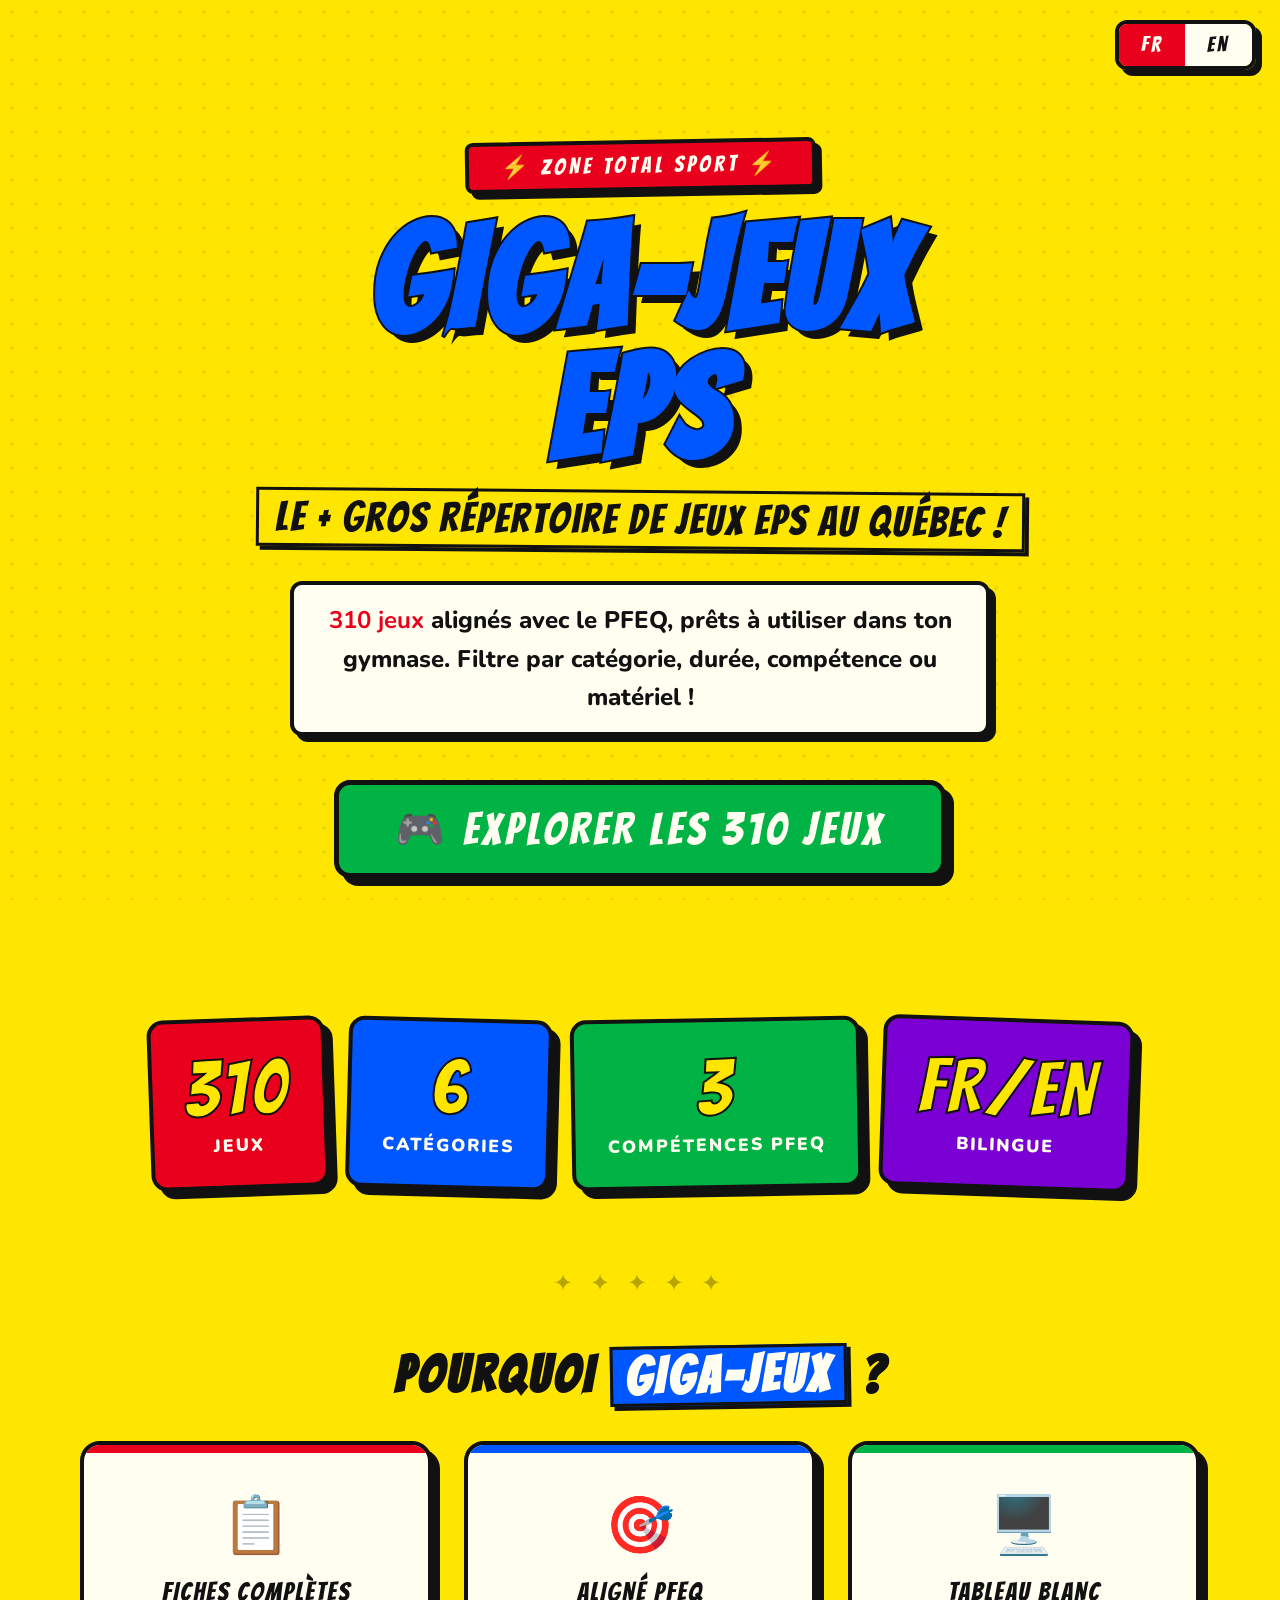
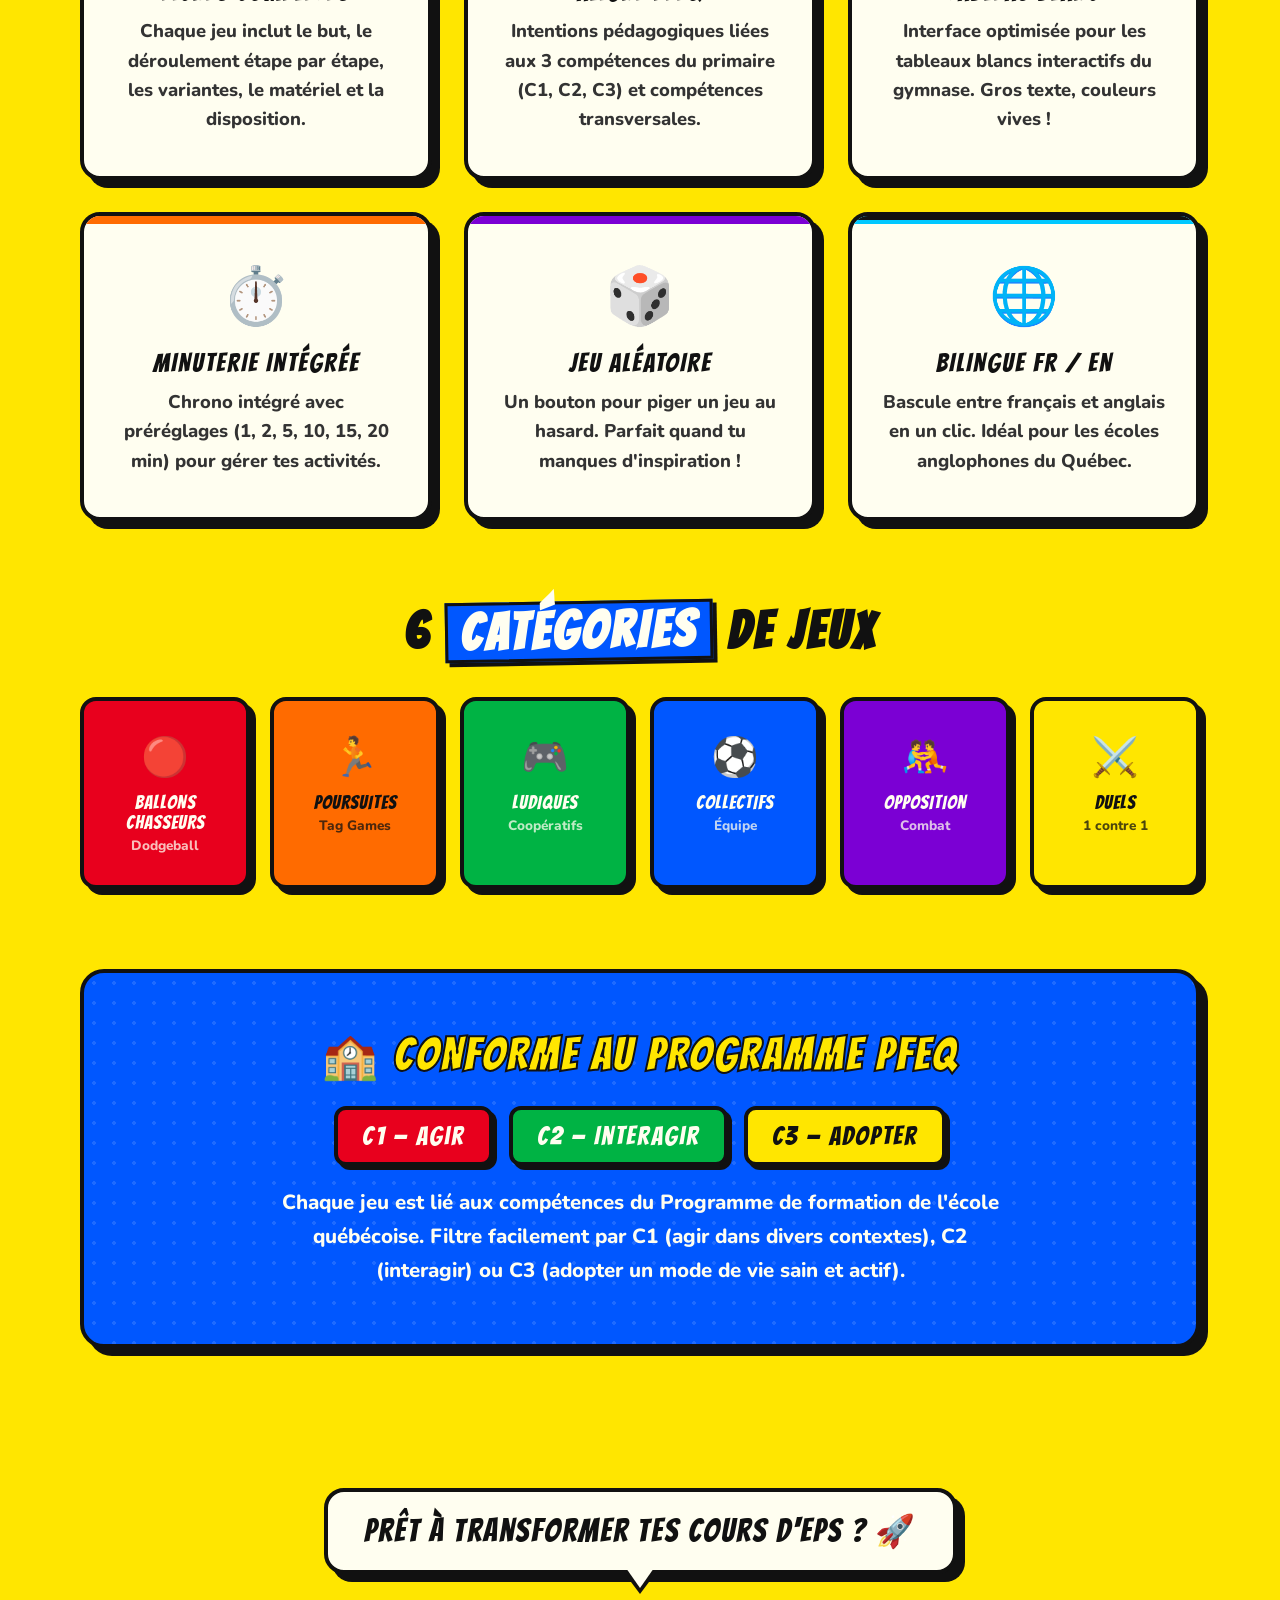
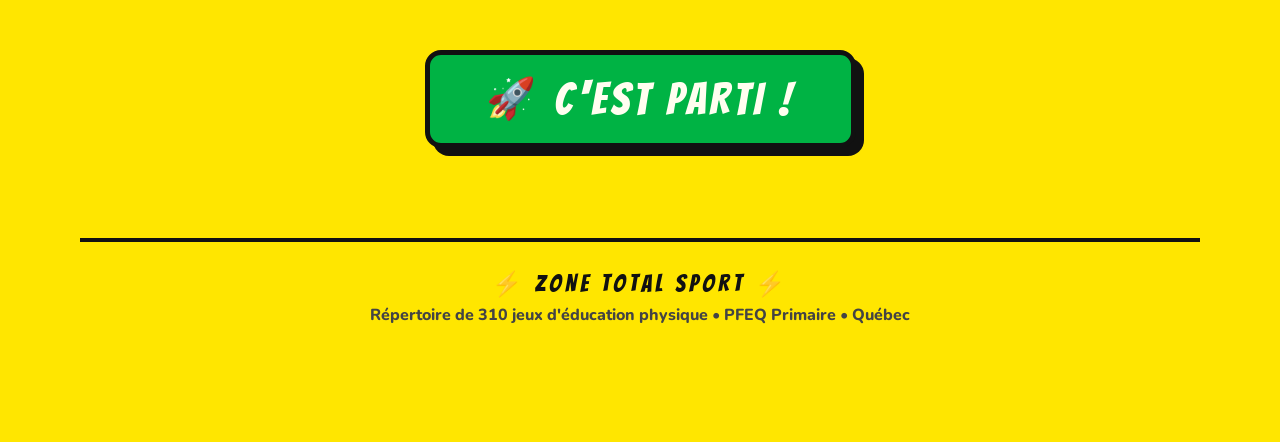
<file: landing.html>
<!DOCTYPE html>
<html lang="fr">
<head>
  <meta charset="UTF-8">
  <meta name="viewport" content="width=device-width, initial-scale=1.0">
  <title>GIGA-JEUX EPS | 310 Jeux d'Éducation Physique</title>
  <link rel="preconnect" href="https://fonts.googleapis.com">
  <link rel="preconnect" href="https://fonts.gstatic.com" crossorigin>
  <link href="https://fonts.googleapis.com/css2?family=Bangers&family=Nunito:wght@800;900&display=swap" rel="stylesheet">
  <style>
    *, *::before, *::after { margin: 0; padding: 0; box-sizing: border-box; }

    :root {
      --black: #111111;
      --white: #FFFEF0;
      --red: #E8001D;
      --yellow: #FFE600;
      --blue: #0057FF;
      --green: #00B344;
      --orange: #FF6B00;
      --purple: #7B00D4;
      --cyan: #00C8FF;
      --outline: 4px solid #111111;
      --shadow: 6px 6px 0px #111111;
      --shadow-big: 8px 8px 0px #111111;
    }

    html, body {
      min-height: 100%;
      margin: 0;
      padding: 0;
      background-color: var(--yellow);
    }

    body {
      font-family: 'Nunito', Arial Black, sans-serif;
      color: var(--black);
      overflow-x: hidden;
      position: relative;
    }

    /* ===== HALFTONE BG ===== */
    body::before {
      content: '';
      position: fixed;
      inset: 0;
      background-image: radial-gradient(circle, #11111115 2px, transparent 2px);
      background-size: 24px 24px;
      pointer-events: none;
      z-index: 0;
    }

    /* ===== LANG TOGGLE ===== */
    .lang-toggle {
      position: fixed;
      top: 20px;
      right: 24px;
      z-index: 200;
      display: flex;
      border-radius: 12px;
      overflow: hidden;
      border: var(--outline);
      box-shadow: var(--shadow);
    }
    .lang-btn {
      padding: 10px 22px;
      font-family: 'Bangers', Impact, sans-serif;
      font-size: 1.3rem;
      letter-spacing: 3px;
      text-transform: uppercase;
      border: none;
      cursor: pointer;
      transition: all 0.15s;
      background: var(--white);
      color: var(--black);
    }
    .lang-btn.active {
      background: var(--red);
      color: var(--white);
    }
    .lang-btn:hover:not(.active) { background: var(--yellow); }

    /* ===== MAIN CONTAINER ===== */
    .landing {
      position: relative;
      z-index: 1;
      max-width: 1300px;
      margin: 0 auto;
      padding: 60px 80px 80px;
    }

    /* ===== HERO ===== */
    .hero {
      text-align: center;
      padding: 80px 0 70px;
    }

    .hero-badge {
      display: inline-block;
      background: var(--red);
      color: var(--white);
      font-family: 'Bangers', Impact, sans-serif;
      font-size: 1.4rem;
      letter-spacing: 4px;
      text-transform: uppercase;
      padding: 8px 32px;
      border-radius: 8px;
      margin-bottom: 24px;
      border: var(--outline);
      box-shadow: var(--shadow);
      transform: rotate(-1deg);
      display: inline-block;
    }

    .hero-title {
      font-family: 'Bangers', Impact, sans-serif;
      font-size: clamp(4.5rem, 12vw, 9rem);
      text-transform: uppercase;
      letter-spacing: 6px;
      line-height: 0.9;
      margin-bottom: 16px;
      color: var(--blue);
      -webkit-text-stroke: 4px var(--black);
      paint-order: stroke fill;
      text-shadow:
        8px 8px 0px var(--black);
      display: block;
    }

    .hero-subtitle {
      font-family: 'Bangers', Impact, sans-serif;
      font-size: clamp(1.6rem, 3.5vw, 2.6rem);
      color: var(--black);
      margin-bottom: 16px;
      letter-spacing: 2px;
      background: var(--yellow);
      display: inline-block;
      padding: 4px 16px;
      border: 3px solid var(--black);
      box-shadow: 4px 4px 0px var(--black);
      transform: rotate(0.5deg);
    }

    .hero-tagline {
      font-size: clamp(1.1rem, 2vw, 1.5rem);
      font-weight: 800;
      color: var(--black);
      max-width: 700px;
      margin: 16px auto 44px;
      line-height: 1.6;
      background: var(--white);
      border: var(--outline);
      box-shadow: var(--shadow);
      border-radius: 12px;
      padding: 16px 24px;
    }
    .hero-tagline strong { color: var(--red); }

    /* ===== CTA ===== */
    .cta-btn {
      display: inline-flex;
      align-items: center;
      gap: 14px;
      background: var(--green);
      color: var(--white);
      font-family: 'Bangers', Impact, sans-serif;
      font-size: clamp(1.8rem, 3.5vw, 2.8rem);
      letter-spacing: 4px;
      text-transform: uppercase;
      text-decoration: none;
      padding: 20px 56px;
      border-radius: 16px;
      border: 5px solid var(--black);
      box-shadow: var(--shadow-big);
      transition: all 0.15s;
      cursor: pointer;
      position: relative;
    }
    .cta-btn:hover {
      transform: translate(-4px, -4px);
      box-shadow: 12px 12px 0px var(--black);
      background: var(--red);
    }
    .cta-btn .cta-icon { font-size: 2.5rem; }

    /* ===== POW DECO ===== */
    .pow-deco {
      display: inline-block;
      font-family: 'Bangers', Impact, sans-serif;
      font-size: 2rem;
      color: var(--yellow);
      -webkit-text-stroke: 3px var(--black);
      letter-spacing: 2px;
      margin: 0 12px;
      transform: rotate(-8deg);
      display: inline-block;
      vertical-align: middle;
    }

    /* ===== STATS ===== */
    .stats-row {
      display: flex;
      justify-content: center;
      gap: 20px;
      flex-wrap: wrap;
      margin: 70px 0 80px;
    }
    .stat-card {
      background: var(--white);
      border: var(--outline);
      border-radius: 16px;
      padding: 28px 32px;
      text-align: center;
      min-width: 150px;
      box-shadow: var(--shadow-big);
      transition: transform 0.2s, box-shadow 0.2s;
      position: relative;
    }
    .stat-card::before {
      content: '';
      position: absolute;
      top: -4px; left: -4px; right: -4px; bottom: -4px;
      border-radius: 18px;
      z-index: -1;
    }
    .stat-card:nth-child(1) { background: var(--red); color: var(--white); transform: rotate(-2deg); }
    .stat-card:nth-child(2) { background: var(--blue); color: var(--white); transform: rotate(1.5deg); }
    .stat-card:nth-child(3) { background: var(--green); color: var(--white); transform: rotate(-1deg); }
    .stat-card:nth-child(4) { background: var(--purple); color: var(--white); transform: rotate(2deg); }
    .stat-card:hover { transform: translateY(-6px) rotate(0deg); box-shadow: 10px 10px 0px var(--black); }
    .stat-number {
      font-family: 'Bangers', Impact, sans-serif;
      font-size: clamp(3rem, 6vw, 5rem);
      letter-spacing: 3px;
      line-height: 1;
      color: var(--yellow);
      -webkit-text-stroke: 2px var(--black);
    }
    .stat-label {
      font-size: clamp(0.9rem, 1.5vw, 1.1rem);
      font-weight: 900;
      text-transform: uppercase;
      letter-spacing: 2px;
      margin-top: 6px;
      color: var(--white);
    }

    /* ===== SECTION TITLE ===== */
    .section-title {
      text-align: center;
      font-family: 'Bangers', Impact, sans-serif;
      font-size: clamp(2.2rem, 4vw, 3.5rem);
      text-transform: uppercase;
      letter-spacing: 4px;
      margin-bottom: 36px;
      color: var(--black);
      position: relative;
      display: inline-block;
      width: 100%;
    }
    .section-title span {
      color: var(--white);
      background: var(--blue);
      padding: 0 12px;
      border: 3px solid var(--black);
      box-shadow: 4px 4px 0 var(--black);
      display: inline-block;
      transform: rotate(-1deg);
    }

    /* ===== FEATURES ===== */
    .features-grid {
      display: grid;
      grid-template-columns: repeat(3, 1fr);
      gap: 32px;
      margin-bottom: 80px;
    }
    .feature-card {
      background: var(--white);
      border: var(--outline);
      border-radius: 20px;
      padding: 42px 30px;
      text-align: center;
      box-shadow: var(--shadow-big);
      transition: transform 0.2s, box-shadow 0.2s;
      position: relative;
      overflow: hidden;
    }
    .feature-card::after {
      content: '';
      position: absolute;
      top: 0; left: 0; right: 0;
      height: 8px;
    }
    .feature-card:nth-child(1)::after { background: var(--red); }
    .feature-card:nth-child(2)::after { background: var(--blue); }
    .feature-card:nth-child(3)::after { background: var(--green); }
    .feature-card:nth-child(4)::after { background: var(--orange); }
    .feature-card:nth-child(5)::after { background: var(--purple); }
    .feature-card:nth-child(6)::after { background: var(--cyan); border-top: var(--outline); }
    .feature-card:hover {
      transform: translate(-4px, -4px);
      box-shadow: 10px 10px 0px var(--black);
    }
    .feature-icon { font-size: 3.5rem; margin-bottom: 14px; display: block; }
    .feature-name {
      font-family: 'Bangers', Impact, sans-serif;
      font-size: clamp(1.2rem, 2vw, 1.6rem);
      letter-spacing: 2px;
      text-transform: uppercase;
      margin-bottom: 10px;
      color: var(--black);
    }
    .feature-desc {
      font-size: clamp(0.95rem, 1.5vw, 1.15rem);
      color: #333;
      line-height: 1.6;
      font-weight: 800;
    }

    /* ===== CATEGORIES ===== */
    .cat-grid {
      display: grid;
      grid-template-columns: repeat(6, 1fr);
      gap: 20px;
      margin-bottom: 80px;
    }
    .cat-card {
      border: var(--outline);
      border-radius: 16px;
      padding: 30px 12px;
      text-align: center;
      box-shadow: var(--shadow);
      transition: transform 0.2s, box-shadow 0.2s;
    }
    .cat-card:hover { transform: translateY(-6px) scale(1.05); box-shadow: 8px 8px 0px var(--black); }
    .cat-card.dodgeball { background: var(--red); color: var(--white); }
    .cat-card.chase { background: var(--orange); color: var(--black); }
    .cat-card.fun { background: var(--green); color: var(--white); }
    .cat-card.team { background: var(--blue); color: var(--white); }
    .cat-card.wrestling { background: var(--purple); color: var(--white); }
    .cat-card.duel { background: var(--yellow); color: var(--black); }
    .cat-icon { font-size: clamp(2rem, 3vw, 3rem); display: block; margin-bottom: 8px; }
    .cat-name {
      font-family: 'Bangers', Impact, sans-serif;
      font-size: clamp(0.95rem, 1.5vw, 1.25rem);
      letter-spacing: 1px;
      text-transform: uppercase;
    }
    .cat-count {
      font-size: 0.85rem;
      font-weight: 800;
      margin-top: 4px;
      opacity: 0.75;
    }

    /* ===== PFEQ ===== */
    .pfeq-section {
      background: var(--blue);
      border: var(--outline);
      border-radius: 24px;
      padding: 56px 48px;
      margin-bottom: 80px;
      text-align: center;
      box-shadow: var(--shadow-big);
      position: relative;
      overflow: hidden;
    }
    .pfeq-section::before {
      content: '';
      position: absolute;
      inset: 0;
      background-image: radial-gradient(circle, rgba(255,255,255,0.12) 2px, transparent 2px);
      background-size: 20px 20px;
      pointer-events: none;
    }
    .pfeq-title {
      font-family: 'Bangers', Impact, sans-serif;
      font-size: clamp(1.8rem, 3.5vw, 3rem);
      letter-spacing: 3px;
      text-transform: uppercase;
      margin-bottom: 24px;
      color: var(--yellow);
      -webkit-text-stroke: 2px var(--black);
      position: relative;
    }
    .pfeq-badges {
      display: flex;
      justify-content: center;
      gap: 16px;
      flex-wrap: wrap;
      margin-bottom: 20px;
      position: relative;
    }
    .pfeq-badge {
      display: inline-flex;
      align-items: center;
      gap: 10px;
      padding: 12px 24px;
      border-radius: 12px;
      font-family: 'Bangers', Impact, sans-serif;
      font-size: clamp(1.2rem, 2vw, 1.6rem);
      letter-spacing: 2px;
      border: 4px solid var(--black);
      box-shadow: 4px 4px 0 var(--black);
    }
    .pfeq-badge.c1 { background: var(--red); color: var(--white); }
    .pfeq-badge.c2 { background: var(--green); color: var(--white); }
    .pfeq-badge.c3 { background: var(--yellow); color: var(--black); }
    .pfeq-desc {
      font-size: clamp(1rem, 1.6vw, 1.3rem);
      color: var(--white);
      max-width: 720px;
      margin: 0 auto;
      line-height: 1.65;
      font-weight: 800;
      position: relative;
    }

    /* ===== CTA BOTTOM ===== */
    .cta-section {
      text-align: center;
      padding: 60px 0 70px;
    }
    .cta-section .cta-subtitle {
      font-family: 'Bangers', Impact, sans-serif;
      font-size: clamp(1.6rem, 3vw, 2.4rem);
      color: var(--black);
      margin-bottom: 24px;
      letter-spacing: 2px;
    }

    /* ===== SPEECH BUBBLE ===== */
    .speech-wrap {
      display: flex;
      justify-content: center;
      margin-bottom: 32px;
    }
    .speech-bubble {
      background: var(--white);
      border: var(--outline);
      border-radius: 20px;
      padding: 20px 36px;
      font-family: 'Bangers', Impact, sans-serif;
      font-size: clamp(1.4rem, 2.5vw, 2rem);
      letter-spacing: 2px;
      box-shadow: var(--shadow-big);
      position: relative;
      display: inline-block;
    }
    .speech-bubble::after {
      content: '';
      position: absolute;
      bottom: -24px;
      left: 50%;
      transform: translateX(-50%);
      width: 0;
      height: 0;
      border-left: 18px solid transparent;
      border-right: 18px solid transparent;
      border-top: 24px solid var(--black);
    }
    .speech-bubble::before {
      content: '';
      position: absolute;
      bottom: -18px;
      left: 50%;
      transform: translateX(-50%);
      width: 0;
      height: 0;
      border-left: 14px solid transparent;
      border-right: 14px solid transparent;
      border-top: 20px solid var(--white);
      z-index: 1;
    }

    /* ===== FOOTER ===== */
    .landing-footer {
      text-align: center;
      padding: 28px 0 36px;
      border-top: var(--outline);
      margin-top: 20px;
    }
    .footer-logo {
      font-family: 'Bangers', Impact, sans-serif;
      font-size: 1.5rem;
      letter-spacing: 4px;
      color: var(--black);
      margin-bottom: 6px;
    }
    .footer-text {
      font-size: 1rem;
      font-weight: 800;
      color: #444;
    }

    /* ===== SECTION DIVIDER ===== */
    .divider {
      text-align: center;
      margin: 0 0 48px;
      font-family: 'Bangers', Impact, sans-serif;
      font-size: 1.5rem;
      letter-spacing: 6px;
      color: var(--black);
      opacity: 0.3;
    }

    /* ===== RESPONSIVE ===== */
    @media (max-width: 1000px) {
      .features-grid { grid-template-columns: repeat(2, 1fr); }
      .cat-grid { grid-template-columns: repeat(3, 1fr); }
    }
    @media (max-width: 640px) {
      .hero { padding: 40px 0 24px; }
      .cta-btn { font-size: 1.5rem; padding: 16px 32px; }
      .stat-card { min-width: 120px; padding: 18px 14px; }
      .stat-number { font-size: 2.8rem; }
      .features-grid { grid-template-columns: 1fr; }
      .cat-grid { grid-template-columns: repeat(2, 1fr); }
      .pfeq-section { padding: 28px 18px; }
      .lang-toggle { top: 12px; right: 12px; }
    }
  </style>
</head>
<body>

  <!-- Language toggle -->
  <div class="lang-toggle">
    <button class="lang-btn active" id="btnFr" onclick="setLang('fr')">FR</button>
    <button class="lang-btn" id="btnEn" onclick="setLang('en')">EN</button>
  </div>

  <div class="landing">

    <!-- HERO -->
    <section class="hero">
      <div class="hero-badge">⚡ Zone Total Sport ⚡</div>
      <h1 class="hero-title">GIGA-JEUX<br>EPS</h1>
      <div class="hero-subtitle" data-fr="Le + gros répertoire de jeux EPS au Québec !" data-en="The biggest PE games repertoire in Quebec!">Le + gros répertoire de jeux EPS au Québec !</div>
      <p class="hero-tagline" data-fr="<strong>310 jeux</strong> alignés avec le PFEQ, prêts à utiliser dans ton gymnase. Filtre par catégorie, durée, compétence ou matériel !" data-en="<strong>310 games</strong> aligned with the PFEQ, ready to use in your gym. Filter by category, duration, skill or equipment!"><strong>310 jeux</strong> alignés avec le PFEQ, prêts à utiliser dans ton gymnase. Filtre par catégorie, durée, compétence ou matériel !</p>
      <a href="https://zonetotalsport.github.io/repertoire-jeux-eps/" class="cta-btn" id="ctaTop">
        <span class="cta-icon">🎮</span>
        <span data-fr="EXPLORER LES 310 JEUX" data-en="EXPLORE ALL 310 GAMES">EXPLORER LES 310 JEUX</span>
      </a>
    </section>

    <!-- STATS -->
    <section class="stats-row">
      <div class="stat-card">
        <div class="stat-number">310</div>
        <div class="stat-label" data-fr="Jeux" data-en="Games">Jeux</div>
      </div>
      <div class="stat-card">
        <div class="stat-number">6</div>
        <div class="stat-label" data-fr="Catégories" data-en="Categories">Catégories</div>
      </div>
      <div class="stat-card">
        <div class="stat-number">3</div>
        <div class="stat-label" data-fr="Compétences PFEQ" data-en="PFEQ Skills">Compétences PFEQ</div>
      </div>
      <div class="stat-card">
        <div class="stat-number">FR/EN</div>
        <div class="stat-label" data-fr="Bilingue" data-en="Bilingual">Bilingue</div>
      </div>
    </section>

    <div class="divider">✦ ✦ ✦ ✦ ✦</div>

    <!-- FEATURES -->
    <h2 class="section-title" data-fr="Pourquoi <span>GIGA-JEUX</span> ?" data-en="Why <span>GIGA-JEUX</span>?">Pourquoi <span>GIGA-JEUX</span> ?</h2>
    <div class="features-grid">
      <div class="feature-card">
        <span class="feature-icon">📋</span>
        <div class="feature-name" data-fr="Fiches complètes" data-en="Complete Game Sheets">Fiches complètes</div>
        <div class="feature-desc" data-fr="Chaque jeu inclut le but, le déroulement étape par étape, les variantes, le matériel et la disposition." data-en="Each game includes the objective, step-by-step instructions, variations, equipment and setup.">Chaque jeu inclut le but, le déroulement étape par étape, les variantes, le matériel et la disposition.</div>
      </div>
      <div class="feature-card">
        <span class="feature-icon">🎯</span>
        <div class="feature-name" data-fr="Aligné PFEQ" data-en="PFEQ Aligned">Aligné PFEQ</div>
        <div class="feature-desc" data-fr="Intentions pédagogiques liées aux 3 compétences du primaire (C1, C2, C3) et compétences transversales." data-en="Pedagogical intentions linked to the 3 elementary skills (C1, C2, C3) and cross-curricular competencies.">Intentions pédagogiques liées aux 3 compétences du primaire (C1, C2, C3) et compétences transversales.</div>
      </div>
      <div class="feature-card">
        <span class="feature-icon">🖥️</span>
        <div class="feature-name" data-fr="Tableau blanc" data-en="Whiteboard Ready">Tableau blanc</div>
        <div class="feature-desc" data-fr="Interface optimisée pour les tableaux blancs interactifs du gymnase. Gros texte, couleurs vives !" data-en="Interface optimized for gym interactive whiteboards. Big text, vivid colors!">Interface optimisée pour les tableaux blancs interactifs du gymnase. Gros texte, couleurs vives !</div>
      </div>
      <div class="feature-card">
        <span class="feature-icon">⏱️</span>
        <div class="feature-name" data-fr="Minuterie intégrée" data-en="Built-in Timer">Minuterie intégrée</div>
        <div class="feature-desc" data-fr="Chrono intégré avec préréglages (1, 2, 5, 10, 15, 20 min) pour gérer tes activités." data-en="Built-in timer with presets (1, 2, 5, 10, 15, 20 min) to manage your activities.">Chrono intégré avec préréglages (1, 2, 5, 10, 15, 20 min) pour gérer tes activités.</div>
      </div>
      <div class="feature-card">
        <span class="feature-icon">🎲</span>
        <div class="feature-name" data-fr="Jeu aléatoire" data-en="Random Game">Jeu aléatoire</div>
        <div class="feature-desc" data-fr="Un bouton pour piger un jeu au hasard. Parfait quand tu manques d'inspiration !" data-en="A button to pick a random game. Perfect when you need inspiration!">Un bouton pour piger un jeu au hasard. Parfait quand tu manques d'inspiration !</div>
      </div>
      <div class="feature-card">
        <span class="feature-icon">🌐</span>
        <div class="feature-name" data-fr="Bilingue FR / EN" data-en="Bilingual FR / EN">Bilingue FR / EN</div>
        <div class="feature-desc" data-fr="Bascule entre français et anglais en un clic. Idéal pour les écoles anglophones du Québec." data-en="Switch between French and English in one click. Ideal for English-speaking schools in Quebec.">Bascule entre français et anglais en un clic. Idéal pour les écoles anglophones du Québec.</div>
      </div>
    </div>

    <!-- CATEGORIES -->
    <h2 class="section-title" data-fr="6 <span>Catégories</span> de jeux" data-en="6 Game <span>Categories</span>">6 <span>Catégories</span> de jeux</h2>
    <div class="cat-grid">
      <div class="cat-card dodgeball">
        <span class="cat-icon">🔴</span>
        <div class="cat-name" data-fr="Ballons chasseurs" data-en="Dodgeball">Ballons chasseurs</div>
        <div class="cat-count" data-fr="Dodgeball" data-en="Dodgeball">Dodgeball</div>
      </div>
      <div class="cat-card chase">
        <span class="cat-icon">🏃</span>
        <div class="cat-name" data-fr="Poursuites" data-en="Chase">Poursuites</div>
        <div class="cat-count" data-fr="Tag Games" data-en="Tag Games">Tag Games</div>
      </div>
      <div class="cat-card fun">
        <span class="cat-icon">🎮</span>
        <div class="cat-name" data-fr="Ludiques" data-en="Fun / Co-op">Ludiques</div>
        <div class="cat-count" data-fr="Coopératifs" data-en="Cooperative">Coopératifs</div>
      </div>
      <div class="cat-card team">
        <span class="cat-icon">⚽</span>
        <div class="cat-name" data-fr="Collectifs" data-en="Team Sports">Collectifs</div>
        <div class="cat-count" data-fr="Équipe" data-en="Team">Équipe</div>
      </div>
      <div class="cat-card wrestling">
        <span class="cat-icon">🤼</span>
        <div class="cat-name" data-fr="Opposition" data-en="Wrestling">Opposition</div>
        <div class="cat-count" data-fr="Combat" data-en="Combat">Combat</div>
      </div>
      <div class="cat-card duel">
        <span class="cat-icon">⚔️</span>
        <div class="cat-name" data-fr="Duels" data-en="Duels">Duels</div>
        <div class="cat-count" data-fr="1 contre 1" data-en="1 vs 1">1 contre 1</div>
      </div>
    </div>

    <!-- PFEQ -->
    <section class="pfeq-section">
      <h2 class="pfeq-title" data-fr="🏫 Conforme au Programme PFEQ" data-en="🏫 PFEQ Program Compliant">🏫 Conforme au Programme PFEQ</h2>
      <div class="pfeq-badges">
        <span class="pfeq-badge c1" data-fr="C1 — Agir" data-en="C1 — Act">C1 — Agir</span>
        <span class="pfeq-badge c2" data-fr="C2 — Interagir" data-en="C2 — Interact">C2 — Interagir</span>
        <span class="pfeq-badge c3" data-fr="C3 — Adopter" data-en="C3 — Adopt">C3 — Adopter</span>
      </div>
      <p class="pfeq-desc" data-fr="Chaque jeu est lié aux compétences du Programme de formation de l'école québécoise. Filtre facilement par C1 (agir dans divers contextes), C2 (interagir) ou C3 (adopter un mode de vie sain et actif)." data-en="Each game is linked to the Quebec Education Program competencies. Easily filter by C1 (act in various contexts), C2 (interact) or C3 (adopt a healthy and active lifestyle).">Chaque jeu est lié aux compétences du Programme de formation de l'école québécoise. Filtre facilement par C1 (agir dans divers contextes), C2 (interagir) ou C3 (adopter un mode de vie sain et actif).</p>
    </section>

    <!-- CTA BOTTOM -->
    <section class="cta-section">
      <div class="speech-wrap">
        <div class="speech-bubble" data-fr="Prêt à transformer tes cours d'EPS ? 🚀" data-en="Ready to transform your PE classes? 🚀">Prêt à transformer tes cours d'EPS ? 🚀</div>
      </div>
      <br><br>
      <a href="https://zonetotalsport.github.io/repertoire-jeux-eps/" class="cta-btn" id="ctaBottom">
        <span class="cta-icon">🚀</span>
        <span data-fr="C'EST PARTI !" data-en="LET'S GO!">C'EST PARTI !</span>
      </a>
    </section>

    <!-- FOOTER -->
    <footer class="landing-footer">
      <div class="footer-logo">⚡ ZONE TOTAL SPORT ⚡</div>
      <div class="footer-text" data-fr="Répertoire de 310 jeux d'éducation physique • PFEQ Primaire • Québec" data-en="310 Physical Education Games Repertoire • PFEQ Elementary • Quebec">Répertoire de 310 jeux d'éducation physique • PFEQ Primaire • Québec</div>
    </footer>

  </div>

  <script>
    let currentLang = 'fr';

    function setLang(lang) {
      currentLang = lang;
      document.documentElement.lang = lang;
      document.getElementById('btnFr').classList.toggle('active', lang === 'fr');
      document.getElementById('btnEn').classList.toggle('active', lang === 'en');
      document.querySelectorAll('[data-fr][data-en]').forEach(el => {
        const val = lang === 'fr' ? el.getAttribute('data-fr') : el.getAttribute('data-en');
        if (val.includes('<')) { el.innerHTML = val; } else { el.textContent = val; }
      });
      document.title = lang === 'fr'
        ? "GIGA-JEUX EPS | 310 Jeux d'Éducation Physique"
        : "GIGA-JEUX EPS | 310 Physical Education Games";
    }
  </script>

</body>
</html>
</file>
